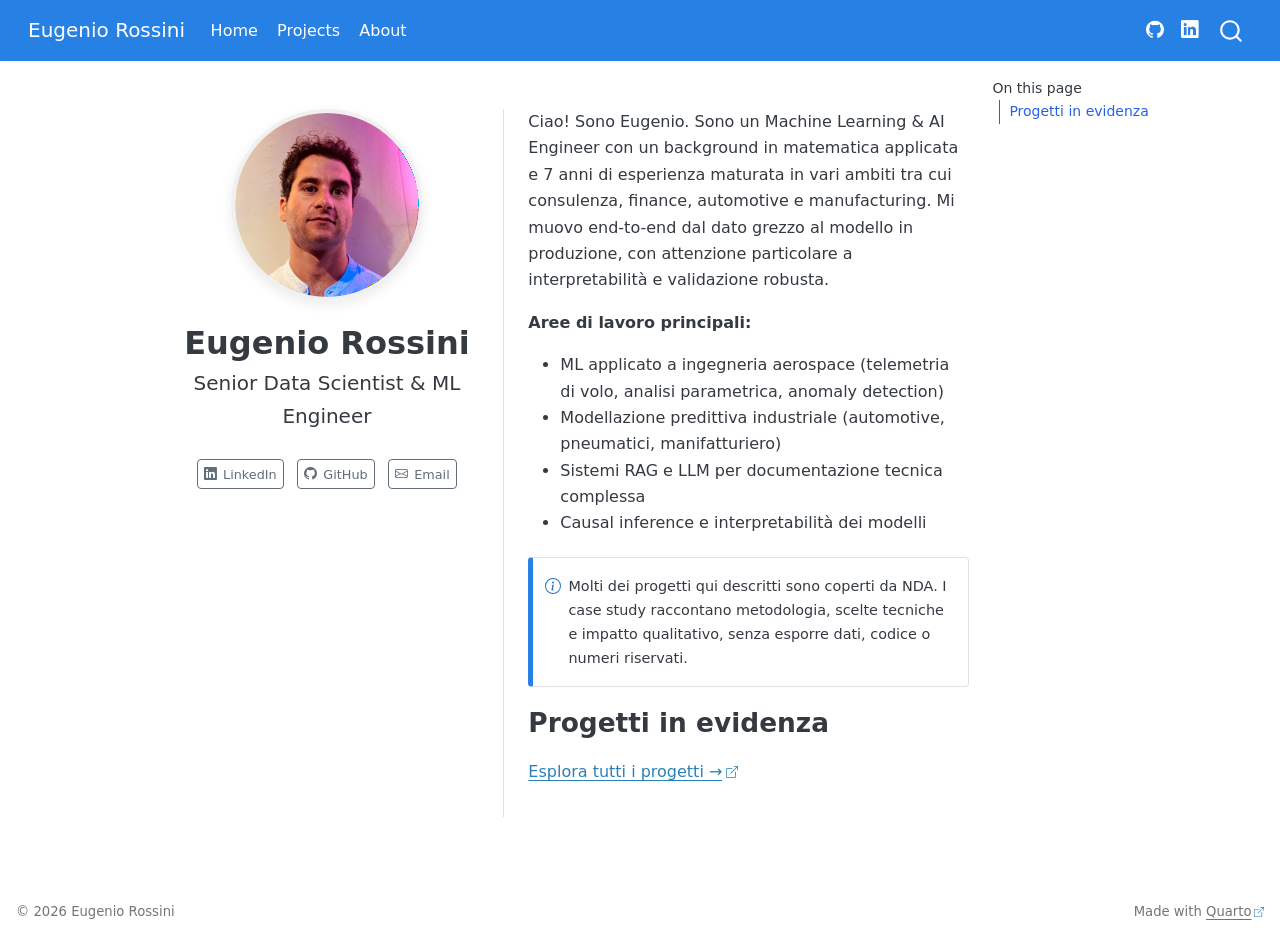
<file: index.html>
<!DOCTYPE html>
<html xmlns="http://www.w3.org/1999/xhtml" lang="en" xml:lang="en"><head>

<meta charset="utf-8">
<meta name="generator" content="quarto-1.10.18">

<meta name="viewport" content="width=device-width, initial-scale=1.0, user-scalable=yes">


<title>Eugenio Rossini</title>
<style>
/* Default styles provided by pandoc.
** See https://pandoc.org/MANUAL.html#variables-for-html for config info.
*/
span.smallcaps{font-variant: small-caps;}
div.columns{display: flex; gap: 1.5em;}
div.column{flex: auto;}
@media screen {
div.columns{gap: min(4vw, 1.5em);}
div.column{overflow-x: auto;}
}
div.hanging-indent{margin-left: 1.5em; text-indent: -1.5em;}
ul.task-list{list-style: none;}
ul.task-list li input[type="checkbox"] {
  width: 0.8em;
  margin: 0 0.8em 0.2em -1em; /* quarto-specific, see https://github.com/quarto-dev/quarto-cli/issues/4556 */ 
  vertical-align: middle;
}
</style>


<script src="site_libs/quarto-nav/quarto-nav.js"></script>
<script src="site_libs/quarto-nav/headroom.min.js"></script>
<script src="site_libs/clipboard/clipboard.min.js"></script>
<script src="site_libs/quarto-search/autocomplete.umd.js"></script>
<script src="site_libs/quarto-search/fuse.min.js"></script>
<script src="site_libs/quarto-search/quarto-search.js"></script>
<meta name="quarto:offset" content="./">
<link href="./assets/images/favicon.svg" rel="icon" type="image/svg+xml">
<script src="site_libs/quarto-html/quarto.js" type="module"></script>
<script src="site_libs/quarto-html/tabsets/tabsets.js" type="module"></script>
<script src="site_libs/quarto-html/popper.min.js"></script>
<script src="site_libs/quarto-html/tippy.umd.min.js"></script>
<link href="site_libs/quarto-html/tippy.css" rel="stylesheet">
<link href="site_libs/quarto-html/quarto-syntax-highlighting-bb62276ab45c84d9efd712f51ff97b5a.css" rel="stylesheet" id="quarto-text-highlighting-styles">
<script src="site_libs/bootstrap/bootstrap.min.js"></script>
<link href="site_libs/bootstrap/bootstrap-icons.css" rel="stylesheet">
<link href="site_libs/bootstrap/bootstrap-51586b4416d712c3e8853937a7d06427.min.css" rel="stylesheet" append-hash="true" id="quarto-bootstrap" data-mode="light">
<script id="quarto-search-options" type="application/json">{
  "location": "navbar",
  "copy-button": false,
  "collapse-after": 3,
  "panel-placement": "end",
  "type": "overlay",
  "limit": 50,
  "keyboard-shortcut": [
    "f",
    "/",
    "s"
  ],
  "show-item-context": false,
  "language": {
    "search-no-results-text": "No results",
    "search-matching-documents-text": "matching documents",
    "search-copy-link-title": "Copy link to search",
    "search-hide-matches-text": "Hide additional matches",
    "search-more-match-text": "more match in this document",
    "search-more-matches-text": "more matches in this document",
    "search-clear-button-title": "Clear",
    "search-text-placeholder": "",
    "search-detached-cancel-button-title": "Cancel",
    "search-submit-button-title": "Submit",
    "search-label": "Search"
  }
}</script>


<link rel="stylesheet" href="styles.css">
</head>

<body class="nav-fixed quarto-light">

<div id="quarto-search-results"></div>
  <header id="quarto-header" class="headroom fixed-top">
    <nav class="navbar navbar-expand-lg " data-bs-theme="dark">
      <div class="navbar-container container-fluid">
      <div class="navbar-brand-container mx-auto">
    <a class="navbar-brand" href="./index.html">
    <span class="navbar-title">Eugenio Rossini</span>
    </a>
  </div>
            <div id="quarto-search" class="" title="Search"></div>
          <button class="navbar-toggler" type="button" data-bs-toggle="collapse" data-bs-target="#navbarCollapse" aria-controls="navbarCollapse" role="menu" aria-expanded="false" aria-label="Toggle navigation" onclick="if (window.quartoToggleHeadroom) { window.quartoToggleHeadroom(); }">
  <span class="navbar-toggler-icon"></span>
</button>
          <div class="collapse navbar-collapse" id="navbarCollapse">
            <ul class="navbar-nav navbar-nav-scroll me-auto">
  <li class="nav-item">
    <a class="nav-link active" href="./index.html" aria-current="page"> 
<span class="menu-text">Home</span></a>
  </li>  
  <li class="nav-item">
    <a class="nav-link" href="./projects/index.html"> 
<span class="menu-text">Projects</span></a>
  </li>  
  <li class="nav-item">
    <a class="nav-link" href="./about.html"> 
<span class="menu-text">About</span></a>
  </li>  
</ul>
            <ul class="navbar-nav navbar-nav-scroll ms-auto">
  <li class="nav-item compact">
    <a class="nav-link" href="https://github.com/EugenioRss" target="_blank"> <i class="bi bi-github" role="img" aria-label="GitHub">
</i> 
<span class="menu-text"></span></a>
  </li>  
  <li class="nav-item compact">
    <a class="nav-link" href="https://www.linkedin.com/in/eugenio-rossini/" target="_blank"> <i class="bi bi-linkedin" role="img" aria-label="LinkedIn">
</i> 
<span class="menu-text"></span></a>
  </li>  
</ul>
          </div> <!-- /navcollapse -->
            <div class="quarto-navbar-tools">
</div>
      </div> <!-- /container-fluid -->
    </nav>
</header>
<!-- content -->
<div id="quarto-content" class="quarto-container page-columns page-rows-contents page-layout-article page-navbar">
<!-- sidebar -->
<!-- margin-sidebar -->
    <div id="quarto-margin-sidebar" class="sidebar margin-sidebar">
        <nav id="TOC" role="doc-toc" class="toc-active">
    <h2 id="toc-title">On this page</h2>
  <ul>
  <li><a href="#progetti-in-evidenza" id="toc-progetti-in-evidenza" class="nav-link active" data-scroll-target="#progetti-in-evidenza">Progetti in evidenza</a></li>
  </ul>
</nav>
    </div>
<!-- main -->
<div class="quarto-about-trestles">
  <div class="about-entity">
    <img src="assets/images/profile.png" class="about-image
  round " style="height: 12em; width: 12em;">
<header id="title-block-header" class="quarto-title-block default">
<div class="quarto-title">
<h1 class="title">Eugenio Rossini</h1>
<p class="subtitle lead">Senior Data Scientist &amp; ML Engineer</p>
</div>
<div class="quarto-title-meta">
  </div>
</header>
    <div class="about-links">
  <a href="https://www.linkedin.com/in/eugenio-rossini/" class="about-link" rel="" target="_blank">
    <i class="bi bi-linkedin"></i>
     <span class="about-link-text">LinkedIn</span>
  </a>
  <a href="https://github.com/EugenioRss" class="about-link" rel="" target="_blank">
    <i class="bi bi-github"></i>
     <span class="about-link-text">GitHub</span>
  </a>
  <a href="mailto:eu.rossini@gmail.com" class="about-link" rel="" target="">
    <i class="bi bi-envelope"></i>
     <span class="about-link-text">Email</span>
  </a>
</div>
  </div>
  <div class="about-contents"><main class="content" id="quarto-document-content">

<p>Ciao! Sono Eugenio. Sono un Machine Learning &amp; AI Engineer con un background in matematica applicata e 7 anni di esperienza maturata in vari ambiti tra cui consulenza, finance, automotive e manufacturing. Mi muovo end-to-end dal dato grezzo al modello in produzione, con attenzione particolare a interpretabilità e validazione robusta.</p>
<p><strong>Aree di lavoro principali:</strong></p>
<ul>
<li>ML applicato a ingegneria aerospace (telemetria di volo, analisi parametrica, anomaly detection)</li>
<li>Modellazione predittiva industriale (automotive, pneumatici, manifatturiero)</li>
<li>Sistemi RAG e LLM per documentazione tecnica complessa</li>
<li>Causal inference e interpretabilità dei modelli</li>
</ul>
<div class="callout callout-style-simple callout-note">
<div class="callout-body d-flex">
<div class="callout-icon-container">
<i class="callout-icon"></i>
</div>
<div class="callout-body-container">
<p>Molti dei progetti qui descritti sono coperti da NDA. I case study raccontano metodologia, scelte tecniche e impatto qualitativo, senza esporre dati, codice o numeri riservati.</p>
</div>
</div>
</div>
<section id="progetti-in-evidenza" class="level2">
<h2 data-anchor-id="progetti-in-evidenza">Progetti in evidenza</h2>
<p><a href="./projects/index.html">Esplora tutti i progetti →</a></p>


</section>
</main></div>
</div>
 <!-- /main -->
<script id="quarto-html-after-body" type="application/javascript">
  window.document.addEventListener("DOMContentLoaded", function (event) {
    const isCodeAnnotation = (el) => {
      for (const clz of el.classList) {
        if (clz.startsWith('code-annotation-')) {                     
          return true;
        }
      }
      return false;
    }
    const onCopySuccess = function(e) {
      // button target
      const button = e.trigger;
      // don't keep focus
      button.blur();
      // flash "checked"
      button.classList.add('code-copy-button-checked');
      var currentTitle = button.getAttribute("title");
      button.setAttribute("title", "Copied!");
      let tooltip;
      if (window.bootstrap) {
        button.setAttribute("data-bs-toggle", "tooltip");
        button.setAttribute("data-bs-placement", "left");
        button.setAttribute("data-bs-title", "Copied!");
        tooltip = new bootstrap.Tooltip(button, 
          { trigger: "manual", 
            customClass: "code-copy-button-tooltip",
            offset: [0, -8]});
        tooltip.show();    
      }
      setTimeout(function() {
        if (tooltip) {
          tooltip.hide();
          button.removeAttribute("data-bs-title");
          button.removeAttribute("data-bs-toggle");
          button.removeAttribute("data-bs-placement");
        }
        button.setAttribute("title", currentTitle);
        button.classList.remove('code-copy-button-checked');
      }, 1000);
      // clear code selection
      e.clearSelection();
    }
    const getTextToCopy = function(trigger) {
      const outerScaffold = trigger.parentElement.cloneNode(true);
      const codeEl = outerScaffold.querySelector('code');
      for (const childEl of codeEl.children) {
        if (isCodeAnnotation(childEl)) {
          childEl.remove();
        }
      }
      return codeEl.innerText;
    }
    const clipboard = new window.ClipboardJS('.code-copy-button:not([data-in-quarto-modal])', {
      text: getTextToCopy
    });
    clipboard.on('success', onCopySuccess);
    if (window.document.getElementById('quarto-embedded-source-code-modal')) {
      const clipboardModal = new window.ClipboardJS('.code-copy-button[data-in-quarto-modal]', {
        text: getTextToCopy,
        container: window.document.getElementById('quarto-embedded-source-code-modal')
      });
      clipboardModal.on('success', onCopySuccess);
    }
      var localhostRegex = new RegExp(/^(?:http|https):\/\/localhost\:?[0-9]*\//);
      var mailtoRegex = new RegExp(/^mailto:/);
        var filterRegex = new RegExp("https:\/\/EugenioRss\.github\.io\/portfolio");
      var isInternal = (href) => {
          return filterRegex.test(href) || localhostRegex.test(href) || mailtoRegex.test(href);
      }
      // Inspect non-navigation links and adorn them if external
     var links = window.document.querySelectorAll('a[href]:not(.nav-link):not(.navbar-brand):not(.toc-action):not(.sidebar-link):not(.sidebar-item-toggle):not(.pagination-link):not(.no-external):not([aria-hidden]):not(.dropdown-item):not(.quarto-navigation-tool):not(.about-link)');
      for (var i=0; i<links.length; i++) {
        const link = links[i];
        if (!isInternal(link.href)) {
          // undo the damage that might have been done by quarto-nav.js in the case of
          // links that we want to consider external
          if (link.dataset.originalHref !== undefined) {
            link.href = link.dataset.originalHref;
          }
            // target, if specified
            link.setAttribute("target", "_blank");
            if (link.getAttribute("rel") === null) {
              link.setAttribute("rel", "noopener");
            }
            // default icon
            link.classList.add("external");
        }
      }
    function tippyHover(el, contentFn, onTriggerFn, onUntriggerFn) {
      const config = {
        allowHTML: true,
        maxWidth: 500,
        delay: 100,
        arrow: false,
        appendTo: function(el) {
            return el.parentElement;
        },
        interactive: true,
        interactiveBorder: 10,
        theme: 'quarto',
        placement: 'bottom-start',
      };
      if (contentFn) {
        config.content = contentFn;
      }
      if (onTriggerFn) {
        config.onTrigger = onTriggerFn;
      }
      if (onUntriggerFn) {
        config.onUntrigger = onUntriggerFn;
      }
      window.tippy(el, config); 
    }
    const noterefs = window.document.querySelectorAll('a[role="doc-noteref"]');
    for (var i=0; i<noterefs.length; i++) {
      const ref = noterefs[i];
      tippyHover(ref, function() {
        // use id or data attribute instead here
        let href = ref.getAttribute('data-footnote-href') || ref.getAttribute('href');
        try { href = new URL(href).hash; } catch {}
        const id = href.replace(/^#\/?/, "");
        const note = window.document.getElementById(id);
        if (note) {
          return note.innerHTML;
        } else {
          return "";
        }
      });
    }
    const xrefs = window.document.querySelectorAll('a.quarto-xref');
    const processXRef = (id, note) => {
      // Strip column container classes
      const stripColumnClz = (el) => {
        el.classList.remove("page-full", "page-columns");
        if (el.children) {
          for (const child of el.children) {
            stripColumnClz(child);
          }
        }
      }
      stripColumnClz(note)
      if (id === null || id.startsWith('sec-')) {
        // Special case sections, only their first couple elements
        const container = document.createElement("div");
        if (note.children && note.children.length > 2) {
          container.appendChild(note.children[0].cloneNode(true));
          for (let i = 1; i < note.children.length; i++) {
            const child = note.children[i];
            if (child.tagName === "P" && child.innerText === "") {
              continue;
            } else {
              container.appendChild(child.cloneNode(true));
              break;
            }
          }
          if (window.Quarto?.typesetMath) {
            window.Quarto.typesetMath(container);
          }
          return container.innerHTML
        } else {
          if (window.Quarto?.typesetMath) {
            window.Quarto.typesetMath(note);
          }
          return note.innerHTML;
        }
      } else {
        // Remove any anchor links if they are present
        const anchorLink = note.querySelector('a.anchorjs-link');
        if (anchorLink) {
          anchorLink.remove();
        }
        if (window.Quarto?.typesetMath) {
          window.Quarto.typesetMath(note);
        }
        if (note.classList.contains("callout")) {
          return note.outerHTML;
        } else {
          return note.innerHTML;
        }
      }
    }
    for (var i=0; i<xrefs.length; i++) {
      const xref = xrefs[i];
      tippyHover(xref, undefined, function(instance) {
        instance.disable();
        let url = xref.getAttribute('href');
        let hash = undefined; 
        if (url.startsWith('#')) {
          hash = url;
        } else {
          try { hash = new URL(url).hash; } catch {}
        }
        if (hash) {
          const id = hash.replace(/^#\/?/, "");
          const note = window.document.getElementById(id);
          if (note !== null) {
            try {
              const html = processXRef(id, note.cloneNode(true));
              instance.setContent(html);
            } finally {
              instance.enable();
              instance.show();
            }
          } else {
            // See if we can fetch this
            fetch(url.split('#')[0])
            .then(res => res.text())
            .then(html => {
              const parser = new DOMParser();
              const htmlDoc = parser.parseFromString(html, "text/html");
              const note = htmlDoc.getElementById(id);
              if (note !== null) {
                const html = processXRef(id, note);
                instance.setContent(html);
              } 
            }).finally(() => {
              instance.enable();
              instance.show();
            });
          }
        } else {
          // See if we can fetch a full url (with no hash to target)
          // This is a special case and we should probably do some content thinning / targeting
          fetch(url)
          .then(res => res.text())
          .then(html => {
            const parser = new DOMParser();
            const htmlDoc = parser.parseFromString(html, "text/html");
            const note = htmlDoc.querySelector('main.content');
            if (note !== null) {
              // This should only happen for chapter cross references
              // (since there is no id in the URL)
              // remove the first header
              if (note.children.length > 0 && note.children[0].tagName === "HEADER") {
                note.children[0].remove();
              }
              const html = processXRef(null, note);
              instance.setContent(html);
            } 
          }).finally(() => {
            instance.enable();
            instance.show();
          });
        }
      }, function(instance) {
      });
    }
        let selectedAnnoteEl;
        const selectorForAnnotation = ( cell, annotation) => {
          let cellAttr = 'data-code-cell="' + cell + '"';
          let lineAttr = 'data-code-annotation="' +  annotation + '"';
          const selector = 'span[' + cellAttr + '][' + lineAttr + ']';
          return selector;
        }
        const selectCodeLines = (annoteEl) => {
          const doc = window.document;
          const targetCell = annoteEl.getAttribute("data-target-cell");
          const targetAnnotation = annoteEl.getAttribute("data-target-annotation");
          const annoteSpan = window.document.querySelector(selectorForAnnotation(targetCell, targetAnnotation));
          const lines = annoteSpan.getAttribute("data-code-lines").split(",");
          const lineIds = lines.map((line) => {
            return targetCell + "-" + line;
          })
          let top = null;
          let height = null;
          let parent = null;
          if (lineIds.length > 0) {
              //compute the position of the single el (top and bottom and make a div)
              const el = window.document.getElementById(lineIds[0]);
              top = el.offsetTop;
              height = el.offsetHeight;
              parent = el.parentElement.parentElement;
            if (lineIds.length > 1) {
              const lastEl = window.document.getElementById(lineIds[lineIds.length - 1]);
              const bottom = lastEl.offsetTop + lastEl.offsetHeight;
              height = bottom - top;
            }
            if (top !== null && height !== null && parent !== null) {
              // cook up a div (if necessary) and position it 
              let div = window.document.getElementById("code-annotation-line-highlight");
              if (div === null) {
                div = window.document.createElement("div");
                div.setAttribute("id", "code-annotation-line-highlight");
                div.style.position = 'absolute';
                parent.appendChild(div);
              }
              div.style.top = top - 2 + "px";
              div.style.height = height + 4 + "px";
              div.style.left = 0;
              let gutterDiv = window.document.getElementById("code-annotation-line-highlight-gutter");
              if (gutterDiv === null) {
                gutterDiv = window.document.createElement("div");
                gutterDiv.setAttribute("id", "code-annotation-line-highlight-gutter");
                gutterDiv.style.position = 'absolute';
                const codeCell = window.document.getElementById(targetCell);
                const gutter = codeCell.querySelector('.code-annotation-gutter');
                gutter.appendChild(gutterDiv);
              }
              gutterDiv.style.top = top - 2 + "px";
              gutterDiv.style.height = height + 4 + "px";
            }
            selectedAnnoteEl = annoteEl;
          }
        };
        const unselectCodeLines = () => {
          const elementsIds = ["code-annotation-line-highlight", "code-annotation-line-highlight-gutter"];
          elementsIds.forEach((elId) => {
            const div = window.document.getElementById(elId);
            if (div) {
              div.remove();
            }
          });
          selectedAnnoteEl = undefined;
        };
          // Handle positioning of the toggle
      window.addEventListener(
        "resize",
        throttle(() => {
          elRect = undefined;
          if (selectedAnnoteEl) {
            selectCodeLines(selectedAnnoteEl);
          }
        }, 10)
      );
      function throttle(fn, ms) {
      let throttle = false;
      let timer;
        return (...args) => {
          if(!throttle) { // first call gets through
              fn.apply(this, args);
              throttle = true;
          } else { // all the others get throttled
              if(timer) clearTimeout(timer); // cancel #2
              timer = setTimeout(() => {
                fn.apply(this, args);
                timer = throttle = false;
              }, ms);
          }
        };
      }
        // Attach click handler to the DT
        const annoteDls = window.document.querySelectorAll('dt[data-target-cell]');
        for (const annoteDlNode of annoteDls) {
          annoteDlNode.addEventListener('click', (event) => {
            const clickedEl = event.target;
            if (clickedEl !== selectedAnnoteEl) {
              unselectCodeLines();
              const activeEl = window.document.querySelector('dt[data-target-cell].code-annotation-active');
              if (activeEl) {
                activeEl.classList.remove('code-annotation-active');
              }
              selectCodeLines(clickedEl);
              clickedEl.classList.add('code-annotation-active');
            } else {
              // Unselect the line
              unselectCodeLines();
              clickedEl.classList.remove('code-annotation-active');
            }
          });
        }
    const findCites = (el) => {
      const parentEl = el.parentElement;
      if (parentEl) {
        const cites = parentEl.dataset.cites;
        if (cites) {
          return {
            el,
            cites: cites.split(' ')
          };
        } else {
          return findCites(el.parentElement)
        }
      } else {
        return undefined;
      }
    };
    var bibliorefs = window.document.querySelectorAll('a[role="doc-biblioref"]');
    for (var i=0; i<bibliorefs.length; i++) {
      const ref = bibliorefs[i];
      const citeInfo = findCites(ref);
      if (citeInfo) {
        tippyHover(citeInfo.el, function() {
          var popup = window.document.createElement('div');
          citeInfo.cites.forEach(function(cite) {
            var citeDiv = window.document.createElement('div');
            citeDiv.classList.add('hanging-indent');
            citeDiv.classList.add('csl-entry');
            var biblioDiv = window.document.getElementById('ref-' + cite);
            if (biblioDiv) {
              citeDiv.innerHTML = biblioDiv.innerHTML;
            }
            popup.appendChild(citeDiv);
          });
          return popup.innerHTML;
        });
      }
    }
  });
  </script>
</div> <!-- /content -->
<footer class="footer">
  <div class="nav-footer">
    <div class="nav-footer-left">
<p>© 2026 Eugenio Rossini</p>
</div>   
    <div class="nav-footer-center">
      &nbsp;
    </div>
    <div class="nav-footer-right">
<p>Made with <a href="https://quarto.org/">Quarto</a></p>
</div>
  </div>
</footer>




</body></html>
</file>
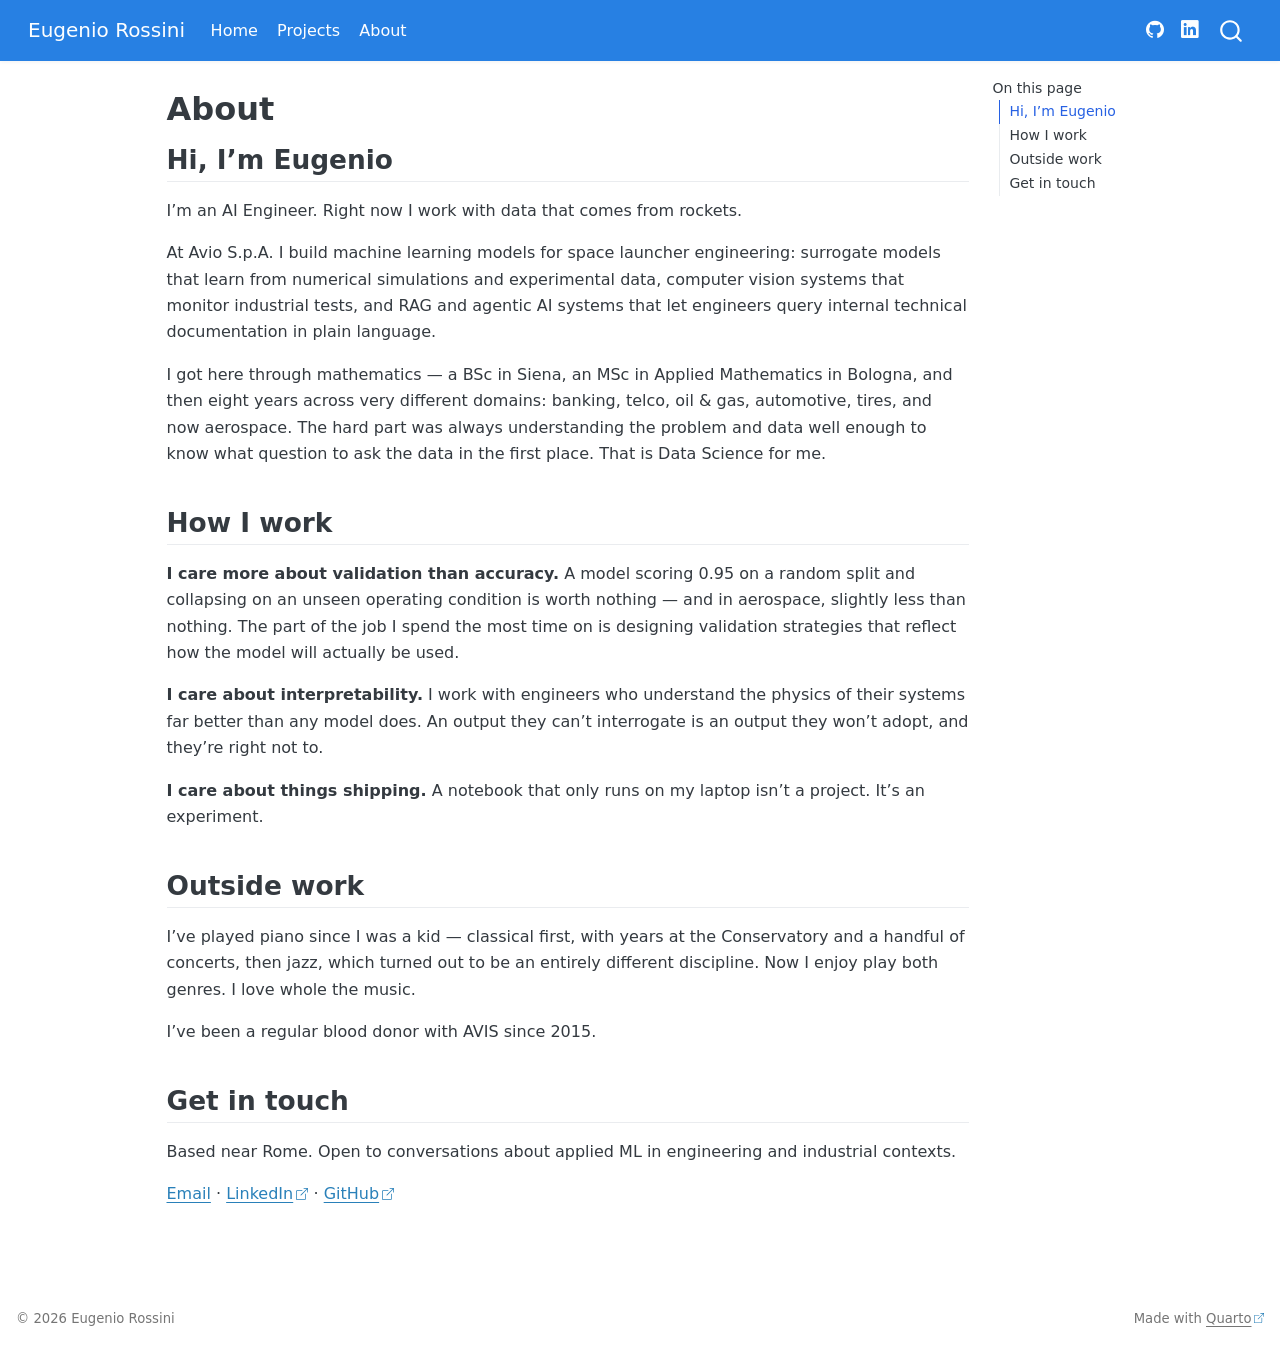
<file: about.html>
<!DOCTYPE html>
<html xmlns="http://www.w3.org/1999/xhtml" lang="en" xml:lang="en"><head>

<meta charset="utf-8">
<meta name="generator" content="quarto-1.10.18">

<meta name="viewport" content="width=device-width, initial-scale=1.0, user-scalable=yes">


<title>About – Eugenio Rossini</title>
<style>
/* Default styles provided by pandoc.
** See https://pandoc.org/MANUAL.html#variables-for-html for config info.
*/
span.smallcaps{font-variant: small-caps;}
div.columns{display: flex; gap: 1.5em;}
div.column{flex: auto;}
@media screen {
div.columns{gap: min(4vw, 1.5em);}
div.column{overflow-x: auto;}
}
div.hanging-indent{margin-left: 1.5em; text-indent: -1.5em;}
ul.task-list{list-style: none;}
ul.task-list li input[type="checkbox"] {
  width: 0.8em;
  margin: 0 0.8em 0.2em -1em; /* quarto-specific, see https://github.com/quarto-dev/quarto-cli/issues/4556 */ 
  vertical-align: middle;
}
</style>


<script src="site_libs/quarto-nav/quarto-nav.js"></script>
<script src="site_libs/quarto-nav/headroom.min.js"></script>
<script src="site_libs/clipboard/clipboard.min.js"></script>
<script src="site_libs/quarto-search/autocomplete.umd.js"></script>
<script src="site_libs/quarto-search/fuse.min.js"></script>
<script src="site_libs/quarto-search/quarto-search.js"></script>
<meta name="quarto:offset" content="./">
<link href="./assets/images/favicon.svg" rel="icon" type="image/svg+xml">
<script src="site_libs/quarto-html/quarto.js" type="module"></script>
<script src="site_libs/quarto-html/tabsets/tabsets.js" type="module"></script>
<script src="site_libs/quarto-html/popper.min.js"></script>
<script src="site_libs/quarto-html/tippy.umd.min.js"></script>
<script src="site_libs/quarto-html/anchor.min.js"></script>
<link href="site_libs/quarto-html/tippy.css" rel="stylesheet">
<link href="site_libs/quarto-html/quarto-syntax-highlighting-bb62276ab45c84d9efd712f51ff97b5a.css" rel="stylesheet" id="quarto-text-highlighting-styles">
<script src="site_libs/bootstrap/bootstrap.min.js"></script>
<link href="site_libs/bootstrap/bootstrap-icons.css" rel="stylesheet">
<link href="site_libs/bootstrap/bootstrap-51586b4416d712c3e8853937a7d06427.min.css" rel="stylesheet" append-hash="true" id="quarto-bootstrap" data-mode="light">
<script id="quarto-search-options" type="application/json">{
  "location": "navbar",
  "copy-button": false,
  "collapse-after": 3,
  "panel-placement": "end",
  "type": "overlay",
  "limit": 50,
  "keyboard-shortcut": [
    "f",
    "/",
    "s"
  ],
  "show-item-context": false,
  "language": {
    "search-no-results-text": "No results",
    "search-matching-documents-text": "matching documents",
    "search-copy-link-title": "Copy link to search",
    "search-hide-matches-text": "Hide additional matches",
    "search-more-match-text": "more match in this document",
    "search-more-matches-text": "more matches in this document",
    "search-clear-button-title": "Clear",
    "search-text-placeholder": "",
    "search-detached-cancel-button-title": "Cancel",
    "search-submit-button-title": "Submit",
    "search-label": "Search"
  }
}</script>


<link rel="stylesheet" href="styles.css">
</head>

<body class="nav-fixed quarto-light">

<div id="quarto-search-results"></div>
  <header id="quarto-header" class="headroom fixed-top">
    <nav class="navbar navbar-expand-lg " data-bs-theme="dark">
      <div class="navbar-container container-fluid">
      <div class="navbar-brand-container mx-auto">
    <a class="navbar-brand" href="./index.html">
    <span class="navbar-title">Eugenio Rossini</span>
    </a>
  </div>
            <div id="quarto-search" class="" title="Search"></div>
          <button class="navbar-toggler" type="button" data-bs-toggle="collapse" data-bs-target="#navbarCollapse" aria-controls="navbarCollapse" role="menu" aria-expanded="false" aria-label="Toggle navigation" onclick="if (window.quartoToggleHeadroom) { window.quartoToggleHeadroom(); }">
  <span class="navbar-toggler-icon"></span>
</button>
          <div class="collapse navbar-collapse" id="navbarCollapse">
            <ul class="navbar-nav navbar-nav-scroll me-auto">
  <li class="nav-item">
    <a class="nav-link" href="./index.html"> 
<span class="menu-text">Home</span></a>
  </li>  
  <li class="nav-item">
    <a class="nav-link" href="./projects/index.html"> 
<span class="menu-text">Projects</span></a>
  </li>  
  <li class="nav-item">
    <a class="nav-link active" href="./about.html" aria-current="page"> 
<span class="menu-text">About</span></a>
  </li>  
</ul>
            <ul class="navbar-nav navbar-nav-scroll ms-auto">
  <li class="nav-item compact">
    <a class="nav-link" href="https://github.com/EugenioRss" target="_blank"> <i class="bi bi-github" role="img" aria-label="GitHub">
</i> 
<span class="menu-text"></span></a>
  </li>  
  <li class="nav-item compact">
    <a class="nav-link" href="https://www.linkedin.com/in/eugenio-rossini/" target="_blank"> <i class="bi bi-linkedin" role="img" aria-label="LinkedIn">
</i> 
<span class="menu-text"></span></a>
  </li>  
</ul>
          </div> <!-- /navcollapse -->
            <div class="quarto-navbar-tools">
</div>
      </div> <!-- /container-fluid -->
    </nav>
</header>
<!-- content -->
<div id="quarto-content" class="quarto-container page-columns page-rows-contents page-layout-article page-navbar">
<!-- sidebar -->
<!-- margin-sidebar -->
    <div id="quarto-margin-sidebar" class="sidebar margin-sidebar">
        <nav id="TOC" role="doc-toc" class="toc-active">
    <h2 id="toc-title">On this page</h2>
   
  <ul>
  <li><a href="#hi-im-eugenio" id="toc-hi-im-eugenio" class="nav-link active" data-scroll-target="#hi-im-eugenio">Hi, I’m Eugenio</a></li>
  <li><a href="#how-i-work" id="toc-how-i-work" class="nav-link" data-scroll-target="#how-i-work">How I work</a></li>
  <li><a href="#outside-work" id="toc-outside-work" class="nav-link" data-scroll-target="#outside-work">Outside work</a></li>
  <li><a href="#get-in-touch" id="toc-get-in-touch" class="nav-link" data-scroll-target="#get-in-touch">Get in touch</a></li>
  </ul>
</nav>
    </div>
<!-- main -->
<main class="content" id="quarto-document-content">

<header id="title-block-header" class="quarto-title-block default">
<div class="quarto-title">
<h1 class="title">About</h1>
</div>



<div class="quarto-title-meta">

    
  
    
  </div>
  


</header>


<section id="hi-im-eugenio" class="level2">
<h2 class="anchored" data-anchor-id="hi-im-eugenio">Hi, I’m Eugenio</h2>
<p>I’m an AI Engineer. Right now I work with data that comes from rockets.</p>
<p>At Avio S.p.A. I build machine learning models for space launcher engineering: surrogate models that learn from numerical simulations and experimental data, computer vision systems that monitor industrial tests, and RAG and agentic AI systems that let engineers query internal technical documentation in plain language.</p>
<p>I got here through mathematics — a BSc in Siena, an MSc in Applied Mathematics in Bologna, and then eight years across very different domains: banking, telco, oil &amp; gas, automotive, tires, and now aerospace. The hard part was always understanding the problem and data well enough to know what question to ask the data in the first place. That is Data Science for me.</p>
<!-- TODO: sezione da riscrivere — versione provvisoria -->
</section>
<section id="how-i-work" class="level2">
<h2 class="anchored" data-anchor-id="how-i-work">How I work</h2>
<p><strong>I care more about validation than accuracy.</strong> A model scoring 0.95 on a random split and collapsing on an unseen operating condition is worth nothing — and in aerospace, slightly less than nothing. The part of the job I spend the most time on is designing validation strategies that reflect how the model will actually be used.</p>
<p><strong>I care about interpretability.</strong> I work with engineers who understand the physics of their systems far better than any model does. An output they can’t interrogate is an output they won’t adopt, and they’re right not to.</p>
<p><strong>I care about things shipping.</strong> A notebook that only runs on my laptop isn’t a project. It’s an experiment.</p>
</section>
<section id="outside-work" class="level2">
<h2 class="anchored" data-anchor-id="outside-work">Outside work</h2>
<p>I’ve played piano since I was a kid — classical first, with years at the Conservatory and a handful of concerts, then jazz, which turned out to be an entirely different discipline. Now I enjoy play both genres. I love whole the music.</p>
<p>I’ve been a regular blood donor with AVIS since 2015.</p>
</section>
<section id="get-in-touch" class="level2">
<h2 class="anchored" data-anchor-id="get-in-touch">Get in touch</h2>
<p>Based near Rome. Open to conversations about applied ML in engineering and industrial contexts.</p>
<p><a href="mailto:eu.rossini@gmail.com">Email</a> · <a href="https://linkedin.com/in/eugenio-rossini">LinkedIn</a> · <a href="https://github.com/EugenioRss">GitHub</a></p>


</section>

</main> <!-- /main -->
<script id="quarto-html-after-body" type="application/javascript">
  window.document.addEventListener("DOMContentLoaded", function (event) {
    const icon = "";
    const anchorJS = new window.AnchorJS();
    anchorJS.options = {
      placement: 'right',
      icon: icon
    };
    anchorJS.add('.anchored');
    const isCodeAnnotation = (el) => {
      for (const clz of el.classList) {
        if (clz.startsWith('code-annotation-')) {                     
          return true;
        }
      }
      return false;
    }
    const onCopySuccess = function(e) {
      // button target
      const button = e.trigger;
      // don't keep focus
      button.blur();
      // flash "checked"
      button.classList.add('code-copy-button-checked');
      var currentTitle = button.getAttribute("title");
      button.setAttribute("title", "Copied!");
      let tooltip;
      if (window.bootstrap) {
        button.setAttribute("data-bs-toggle", "tooltip");
        button.setAttribute("data-bs-placement", "left");
        button.setAttribute("data-bs-title", "Copied!");
        tooltip = new bootstrap.Tooltip(button, 
          { trigger: "manual", 
            customClass: "code-copy-button-tooltip",
            offset: [0, -8]});
        tooltip.show();    
      }
      setTimeout(function() {
        if (tooltip) {
          tooltip.hide();
          button.removeAttribute("data-bs-title");
          button.removeAttribute("data-bs-toggle");
          button.removeAttribute("data-bs-placement");
        }
        button.setAttribute("title", currentTitle);
        button.classList.remove('code-copy-button-checked');
      }, 1000);
      // clear code selection
      e.clearSelection();
    }
    const getTextToCopy = function(trigger) {
      const outerScaffold = trigger.parentElement.cloneNode(true);
      const codeEl = outerScaffold.querySelector('code');
      for (const childEl of codeEl.children) {
        if (isCodeAnnotation(childEl)) {
          childEl.remove();
        }
      }
      return codeEl.innerText;
    }
    const clipboard = new window.ClipboardJS('.code-copy-button:not([data-in-quarto-modal])', {
      text: getTextToCopy
    });
    clipboard.on('success', onCopySuccess);
    if (window.document.getElementById('quarto-embedded-source-code-modal')) {
      const clipboardModal = new window.ClipboardJS('.code-copy-button[data-in-quarto-modal]', {
        text: getTextToCopy,
        container: window.document.getElementById('quarto-embedded-source-code-modal')
      });
      clipboardModal.on('success', onCopySuccess);
    }
      var localhostRegex = new RegExp(/^(?:http|https):\/\/localhost\:?[0-9]*\//);
      var mailtoRegex = new RegExp(/^mailto:/);
        var filterRegex = new RegExp("https:\/\/EugenioRss\.github\.io\/portfolio");
      var isInternal = (href) => {
          return filterRegex.test(href) || localhostRegex.test(href) || mailtoRegex.test(href);
      }
      // Inspect non-navigation links and adorn them if external
     var links = window.document.querySelectorAll('a[href]:not(.nav-link):not(.navbar-brand):not(.toc-action):not(.sidebar-link):not(.sidebar-item-toggle):not(.pagination-link):not(.no-external):not([aria-hidden]):not(.dropdown-item):not(.quarto-navigation-tool):not(.about-link)');
      for (var i=0; i<links.length; i++) {
        const link = links[i];
        if (!isInternal(link.href)) {
          // undo the damage that might have been done by quarto-nav.js in the case of
          // links that we want to consider external
          if (link.dataset.originalHref !== undefined) {
            link.href = link.dataset.originalHref;
          }
            // target, if specified
            link.setAttribute("target", "_blank");
            if (link.getAttribute("rel") === null) {
              link.setAttribute("rel", "noopener");
            }
            // default icon
            link.classList.add("external");
        }
      }
    function tippyHover(el, contentFn, onTriggerFn, onUntriggerFn) {
      const config = {
        allowHTML: true,
        maxWidth: 500,
        delay: 100,
        arrow: false,
        appendTo: function(el) {
            return el.parentElement;
        },
        interactive: true,
        interactiveBorder: 10,
        theme: 'quarto',
        placement: 'bottom-start',
      };
      if (contentFn) {
        config.content = contentFn;
      }
      if (onTriggerFn) {
        config.onTrigger = onTriggerFn;
      }
      if (onUntriggerFn) {
        config.onUntrigger = onUntriggerFn;
      }
      window.tippy(el, config); 
    }
    const noterefs = window.document.querySelectorAll('a[role="doc-noteref"]');
    for (var i=0; i<noterefs.length; i++) {
      const ref = noterefs[i];
      tippyHover(ref, function() {
        // use id or data attribute instead here
        let href = ref.getAttribute('data-footnote-href') || ref.getAttribute('href');
        try { href = new URL(href).hash; } catch {}
        const id = href.replace(/^#\/?/, "");
        const note = window.document.getElementById(id);
        if (note) {
          return note.innerHTML;
        } else {
          return "";
        }
      });
    }
    const xrefs = window.document.querySelectorAll('a.quarto-xref');
    const processXRef = (id, note) => {
      // Strip column container classes
      const stripColumnClz = (el) => {
        el.classList.remove("page-full", "page-columns");
        if (el.children) {
          for (const child of el.children) {
            stripColumnClz(child);
          }
        }
      }
      stripColumnClz(note)
      if (id === null || id.startsWith('sec-')) {
        // Special case sections, only their first couple elements
        const container = document.createElement("div");
        if (note.children && note.children.length > 2) {
          container.appendChild(note.children[0].cloneNode(true));
          for (let i = 1; i < note.children.length; i++) {
            const child = note.children[i];
            if (child.tagName === "P" && child.innerText === "") {
              continue;
            } else {
              container.appendChild(child.cloneNode(true));
              break;
            }
          }
          if (window.Quarto?.typesetMath) {
            window.Quarto.typesetMath(container);
          }
          return container.innerHTML
        } else {
          if (window.Quarto?.typesetMath) {
            window.Quarto.typesetMath(note);
          }
          return note.innerHTML;
        }
      } else {
        // Remove any anchor links if they are present
        const anchorLink = note.querySelector('a.anchorjs-link');
        if (anchorLink) {
          anchorLink.remove();
        }
        if (window.Quarto?.typesetMath) {
          window.Quarto.typesetMath(note);
        }
        if (note.classList.contains("callout")) {
          return note.outerHTML;
        } else {
          return note.innerHTML;
        }
      }
    }
    for (var i=0; i<xrefs.length; i++) {
      const xref = xrefs[i];
      tippyHover(xref, undefined, function(instance) {
        instance.disable();
        let url = xref.getAttribute('href');
        let hash = undefined; 
        if (url.startsWith('#')) {
          hash = url;
        } else {
          try { hash = new URL(url).hash; } catch {}
        }
        if (hash) {
          const id = hash.replace(/^#\/?/, "");
          const note = window.document.getElementById(id);
          if (note !== null) {
            try {
              const html = processXRef(id, note.cloneNode(true));
              instance.setContent(html);
            } finally {
              instance.enable();
              instance.show();
            }
          } else {
            // See if we can fetch this
            fetch(url.split('#')[0])
            .then(res => res.text())
            .then(html => {
              const parser = new DOMParser();
              const htmlDoc = parser.parseFromString(html, "text/html");
              const note = htmlDoc.getElementById(id);
              if (note !== null) {
                const html = processXRef(id, note);
                instance.setContent(html);
              } 
            }).finally(() => {
              instance.enable();
              instance.show();
            });
          }
        } else {
          // See if we can fetch a full url (with no hash to target)
          // This is a special case and we should probably do some content thinning / targeting
          fetch(url)
          .then(res => res.text())
          .then(html => {
            const parser = new DOMParser();
            const htmlDoc = parser.parseFromString(html, "text/html");
            const note = htmlDoc.querySelector('main.content');
            if (note !== null) {
              // This should only happen for chapter cross references
              // (since there is no id in the URL)
              // remove the first header
              if (note.children.length > 0 && note.children[0].tagName === "HEADER") {
                note.children[0].remove();
              }
              const html = processXRef(null, note);
              instance.setContent(html);
            } 
          }).finally(() => {
            instance.enable();
            instance.show();
          });
        }
      }, function(instance) {
      });
    }
        let selectedAnnoteEl;
        const selectorForAnnotation = ( cell, annotation) => {
          let cellAttr = 'data-code-cell="' + cell + '"';
          let lineAttr = 'data-code-annotation="' +  annotation + '"';
          const selector = 'span[' + cellAttr + '][' + lineAttr + ']';
          return selector;
        }
        const selectCodeLines = (annoteEl) => {
          const doc = window.document;
          const targetCell = annoteEl.getAttribute("data-target-cell");
          const targetAnnotation = annoteEl.getAttribute("data-target-annotation");
          const annoteSpan = window.document.querySelector(selectorForAnnotation(targetCell, targetAnnotation));
          const lines = annoteSpan.getAttribute("data-code-lines").split(",");
          const lineIds = lines.map((line) => {
            return targetCell + "-" + line;
          })
          let top = null;
          let height = null;
          let parent = null;
          if (lineIds.length > 0) {
              //compute the position of the single el (top and bottom and make a div)
              const el = window.document.getElementById(lineIds[0]);
              top = el.offsetTop;
              height = el.offsetHeight;
              parent = el.parentElement.parentElement;
            if (lineIds.length > 1) {
              const lastEl = window.document.getElementById(lineIds[lineIds.length - 1]);
              const bottom = lastEl.offsetTop + lastEl.offsetHeight;
              height = bottom - top;
            }
            if (top !== null && height !== null && parent !== null) {
              // cook up a div (if necessary) and position it 
              let div = window.document.getElementById("code-annotation-line-highlight");
              if (div === null) {
                div = window.document.createElement("div");
                div.setAttribute("id", "code-annotation-line-highlight");
                div.style.position = 'absolute';
                parent.appendChild(div);
              }
              div.style.top = top - 2 + "px";
              div.style.height = height + 4 + "px";
              div.style.left = 0;
              let gutterDiv = window.document.getElementById("code-annotation-line-highlight-gutter");
              if (gutterDiv === null) {
                gutterDiv = window.document.createElement("div");
                gutterDiv.setAttribute("id", "code-annotation-line-highlight-gutter");
                gutterDiv.style.position = 'absolute';
                const codeCell = window.document.getElementById(targetCell);
                const gutter = codeCell.querySelector('.code-annotation-gutter');
                gutter.appendChild(gutterDiv);
              }
              gutterDiv.style.top = top - 2 + "px";
              gutterDiv.style.height = height + 4 + "px";
            }
            selectedAnnoteEl = annoteEl;
          }
        };
        const unselectCodeLines = () => {
          const elementsIds = ["code-annotation-line-highlight", "code-annotation-line-highlight-gutter"];
          elementsIds.forEach((elId) => {
            const div = window.document.getElementById(elId);
            if (div) {
              div.remove();
            }
          });
          selectedAnnoteEl = undefined;
        };
          // Handle positioning of the toggle
      window.addEventListener(
        "resize",
        throttle(() => {
          elRect = undefined;
          if (selectedAnnoteEl) {
            selectCodeLines(selectedAnnoteEl);
          }
        }, 10)
      );
      function throttle(fn, ms) {
      let throttle = false;
      let timer;
        return (...args) => {
          if(!throttle) { // first call gets through
              fn.apply(this, args);
              throttle = true;
          } else { // all the others get throttled
              if(timer) clearTimeout(timer); // cancel #2
              timer = setTimeout(() => {
                fn.apply(this, args);
                timer = throttle = false;
              }, ms);
          }
        };
      }
        // Attach click handler to the DT
        const annoteDls = window.document.querySelectorAll('dt[data-target-cell]');
        for (const annoteDlNode of annoteDls) {
          annoteDlNode.addEventListener('click', (event) => {
            const clickedEl = event.target;
            if (clickedEl !== selectedAnnoteEl) {
              unselectCodeLines();
              const activeEl = window.document.querySelector('dt[data-target-cell].code-annotation-active');
              if (activeEl) {
                activeEl.classList.remove('code-annotation-active');
              }
              selectCodeLines(clickedEl);
              clickedEl.classList.add('code-annotation-active');
            } else {
              // Unselect the line
              unselectCodeLines();
              clickedEl.classList.remove('code-annotation-active');
            }
          });
        }
    const findCites = (el) => {
      const parentEl = el.parentElement;
      if (parentEl) {
        const cites = parentEl.dataset.cites;
        if (cites) {
          return {
            el,
            cites: cites.split(' ')
          };
        } else {
          return findCites(el.parentElement)
        }
      } else {
        return undefined;
      }
    };
    var bibliorefs = window.document.querySelectorAll('a[role="doc-biblioref"]');
    for (var i=0; i<bibliorefs.length; i++) {
      const ref = bibliorefs[i];
      const citeInfo = findCites(ref);
      if (citeInfo) {
        tippyHover(citeInfo.el, function() {
          var popup = window.document.createElement('div');
          citeInfo.cites.forEach(function(cite) {
            var citeDiv = window.document.createElement('div');
            citeDiv.classList.add('hanging-indent');
            citeDiv.classList.add('csl-entry');
            var biblioDiv = window.document.getElementById('ref-' + cite);
            if (biblioDiv) {
              citeDiv.innerHTML = biblioDiv.innerHTML;
            }
            popup.appendChild(citeDiv);
          });
          return popup.innerHTML;
        });
      }
    }
  });
  </script>
</div> <!-- /content -->
<footer class="footer">
  <div class="nav-footer">
    <div class="nav-footer-left">
<p>© 2026 Eugenio Rossini</p>
</div>   
    <div class="nav-footer-center">
      &nbsp;
    </div>
    <div class="nav-footer-right">
<p>Made with <a href="https://quarto.org/">Quarto</a></p>
</div>
  </div>
</footer>




</body></html>
</file>
<file: site_libs/quarto-html/tippy.css>
.tippy-box[data-animation=fade][data-state=hidden]{opacity:0}[data-tippy-root]{max-width:calc(100vw - 10px)}.tippy-box{position:relative;background-color:#333;color:#fff;border-radius:4px;font-size:14px;line-height:1.4;white-space:normal;outline:0;transition-property:transform,visibility,opacity}.tippy-box[data-placement^=top]>.tippy-arrow{bottom:0}.tippy-box[data-placement^=top]>.tippy-arrow:before{bottom:-7px;left:0;border-width:8px 8px 0;border-top-color:initial;transform-origin:center top}.tippy-box[data-placement^=bottom]>.tippy-arrow{top:0}.tippy-box[data-placement^=bottom]>.tippy-arrow:before{top:-7px;left:0;border-width:0 8px 8px;border-bottom-color:initial;transform-origin:center bottom}.tippy-box[data-placement^=left]>.tippy-arrow{right:0}.tippy-box[data-placement^=left]>.tippy-arrow:before{border-width:8px 0 8px 8px;border-left-color:initial;right:-7px;transform-origin:center left}.tippy-box[data-placement^=right]>.tippy-arrow{left:0}.tippy-box[data-placement^=right]>.tippy-arrow:before{left:-7px;border-width:8px 8px 8px 0;border-right-color:initial;transform-origin:center right}.tippy-box[data-inertia][data-state=visible]{transition-timing-function:cubic-bezier(.54,1.5,.38,1.11)}.tippy-arrow{width:16px;height:16px;color:#333}.tippy-arrow:before{content:"";position:absolute;border-color:transparent;border-style:solid}.tippy-content{position:relative;padding:5px 9px;z-index:1}
</file>
<file: site_libs/quarto-html/quarto-syntax-highlighting-bb62276ab45c84d9efd712f51ff97b5a.css>
/* quarto syntax highlight colors */
:root {
  --quarto-hl-al-color: #ff5555;
  --quarto-hl-an-color: #6a737d;
  --quarto-hl-at-color: #d73a49;
  --quarto-hl-bn-color: #005cc5;
  --quarto-hl-bu-color: #d73a49;
  --quarto-hl-ch-color: #032f62;
  --quarto-hl-co-color: #6a737d;
  --quarto-hl-cv-color: #6a737d;
  --quarto-hl-cn-color: #005cc5;
  --quarto-hl-cf-color: #d73a49;
  --quarto-hl-dt-color: #d73a49;
  --quarto-hl-dv-color: #005cc5;
  --quarto-hl-do-color: #6a737d;
  --quarto-hl-er-color: #ff5555;
  --quarto-hl-ex-color: #d73a49;
  --quarto-hl-fl-color: #005cc5;
  --quarto-hl-fu-color: #6f42c1;
  --quarto-hl-im-color: #032f62;
  --quarto-hl-in-color: #6a737d;
  --quarto-hl-kw-color: #d73a49;
  --quarto-hl-op-color: #24292e;
  --quarto-hl-pp-color: #d73a49;
  --quarto-hl-re-color: #6a737d;
  --quarto-hl-sc-color: #005cc5;
  --quarto-hl-ss-color: #032f62;
  --quarto-hl-st-color: #032f62;
  --quarto-hl-va-color: #e36209;
  --quarto-hl-vs-color: #032f62;
  --quarto-hl-wa-color: #ff5555;
}

/* other quarto variables */
:root {
  --quarto-font-monospace: SFMono-Regular, Menlo, Monaco, Consolas, "Liberation Mono", "Courier New", monospace;
}

/* syntax highlight based on Pandoc's rules */
pre > code.sourceCode > span {
  color: #24292e;
}

code.sourceCode > span {
  color: #24292e;
}

div.sourceCode,
div.sourceCode pre.sourceCode {
  color: #24292e;
}

/* Normal */
code span {
  color: #24292e;
}

/* Alert */
code span.al {
  font-weight: bold;
  color: #ff5555;
}

/* Annotation */
code span.an {
  color: #6a737d;
}

/* Attribute */
code span.at {
  color: #d73a49;
}

/* BaseN */
code span.bn {
  color: #005cc5;
}

/* BuiltIn */
code span.bu {
  color: #d73a49;
}

/* ControlFlow */
code span.cf {
  color: #d73a49;
}

/* Char */
code span.ch {
  color: #032f62;
}

/* Constant */
code span.cn {
  color: #005cc5;
}

/* Comment */
code span.co {
  color: #6a737d;
}

/* CommentVar */
code span.cv {
  color: #6a737d;
}

/* Documentation */
code span.do {
  color: #6a737d;
}

/* DataType */
code span.dt {
  color: #d73a49;
}

/* DecVal */
code span.dv {
  color: #005cc5;
}

/* Error */
code span.er {
  color: #ff5555;
  text-decoration: underline;
}

/* Extension */
code span.ex {
  font-weight: bold;
  color: #d73a49;
}

/* Float */
code span.fl {
  color: #005cc5;
}

/* Function */
code span.fu {
  color: #6f42c1;
}

/* Import */
code span.im {
  color: #032f62;
}

/* Information */
code span.in {
  color: #6a737d;
}

/* Keyword */
code span.kw {
  color: #d73a49;
}

/* Operator */
code span.op {
  color: #24292e;
}

/* Preprocessor */
code span.pp {
  color: #d73a49;
}

/* RegionMarker */
code span.re {
  color: #6a737d;
}

/* SpecialChar */
code span.sc {
  color: #005cc5;
}

/* SpecialString */
code span.ss {
  color: #032f62;
}

/* String */
code span.st {
  color: #032f62;
}

/* Variable */
code span.va {
  color: #e36209;
}

/* VerbatimString */
code span.vs {
  color: #032f62;
}

/* Warning */
code span.wa {
  color: #ff5555;
}

.prevent-inlining {
  content: "</";
}

/*# sourceMappingURL=9fff47f1860eaa1c7b80d8cbc12525ed.css.map */
</file>
<file: styles.css>
/* Custom styling — leggero, professionale */

/* Tipografia */
:root {
  --bs-body-font-family: -apple-system, BlinkMacSystemFont, "Segoe UI", system-ui, sans-serif;
  --bs-body-line-height: 1.65;
}

/* Hero/about layout */
.about-entity img {
  border: 4px solid #f0f0f0;
  box-shadow: 0 4px 12px rgba(0,0,0,0.08);
}

/* Cards dei progetti */
.quarto-listing-default .listing-item-img-placeholder,
.quarto-listing-default .listing-item img {
  border-radius: 8px;
  transition: transform 0.2s ease;
}

.quarto-listing-default .listing-item:hover img {
  transform: translateY(-2px);
}

.quarto-listing-default .listing-title {
  font-weight: 600;
}

.quarto-listing-default .listing-subtitle {
  color: #6c757d;
  font-size: 0.95rem;
}

/* Callout NDA più visibile */
.callout-warning {
  border-left-color: #d97706;
}

/* Code blocks */
pre.sourceCode {
  border-radius: 6px;
  font-size: 0.85rem;
}

/* Navbar */
.navbar {
  box-shadow: 0 1px 4px rgba(0,0,0,0.06);
}

/* Sezioni titoli */
h2 {
  margin-top: 2.5rem;
  padding-bottom: 0.3rem;
  border-bottom: 1px solid #eaecef;
}

h3 {
  margin-top: 1.8rem;
}
</file>
